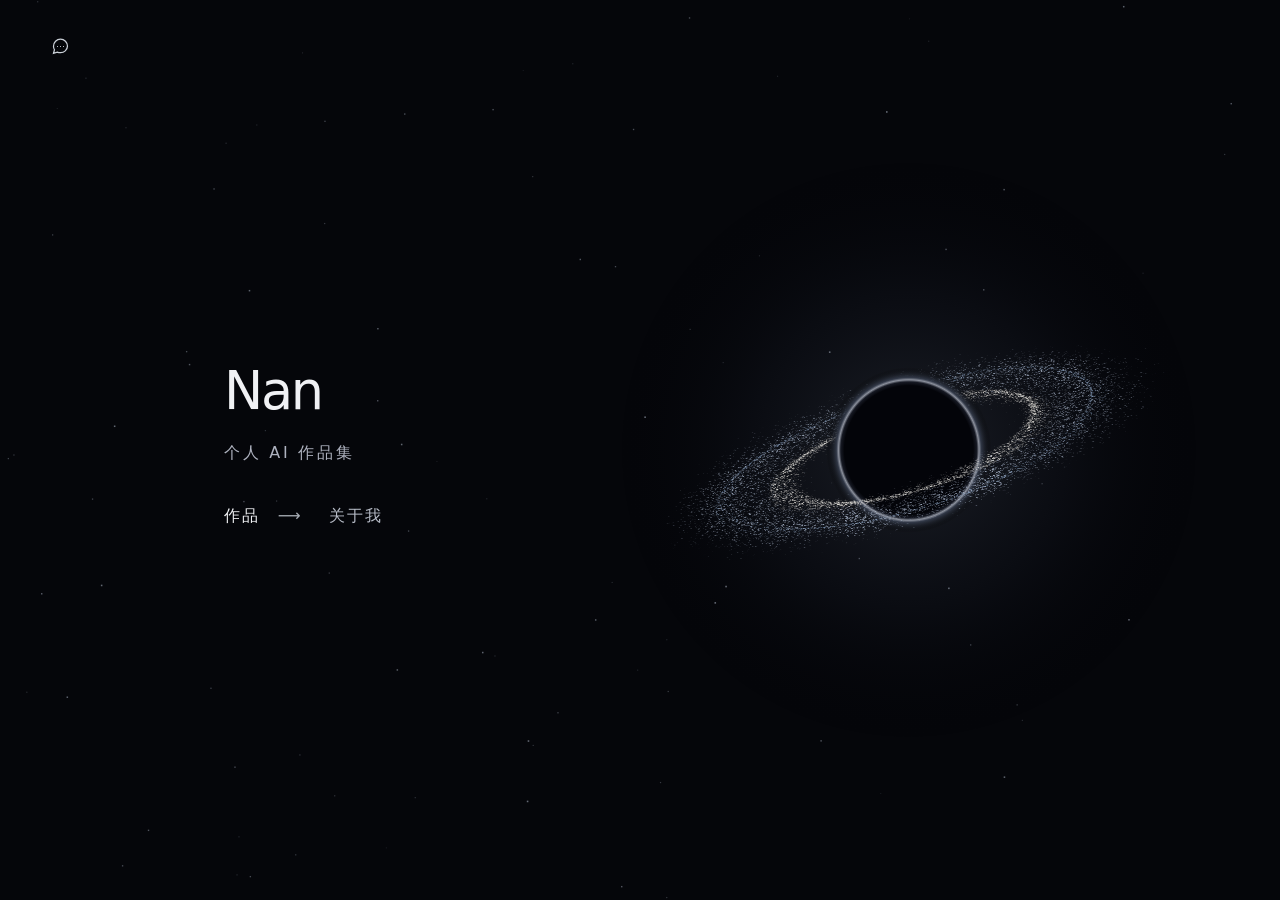
<file: pages/index.html>
<!doctype html><html lang="zh-CN"><meta charset="utf-8"><meta name="viewport" content="width=device-width, initial-scale=1"><meta name="theme-color" content="#05060a"><title>Nan · 吉他老师的 AI 作品集</title>
<link rel="canonical" href="https://nan-works-atlas.feysheep4.chatgpt.site/">
<meta property="og:type" content="website">
<meta property="og:title" content="Nan · 吉他老师的 AI 作品集">
<meta property="og:description" content="我是 Nan，一名吉他老师。这里收藏了我用 AI 做的练琴工具和动画实验。">
<meta property="og:url" content="https://nan-works-atlas.feysheep4.chatgpt.site/">
<meta property="og:image" content="https://nan-works-atlas.feysheep4.chatgpt.site/nan-social.jpg">
<meta property="og:image:width" content="1200">
<meta property="og:image:height" content="630">
<meta property="og:image:alt" content="Nan 的 AI 作品集，深色星空中的一颗银蓝色环状行星。">
<meta name="description" content="我是 Nan，一名吉他老师。这里收藏了我用 AI 做的练琴工具和动画实验。">
<meta name="twitter:card" content="summary_large_image">
<meta name="twitter:title" content="Nan · 吉他老师的 AI 作品集">
<meta name="twitter:description" content="我是 Nan，一名吉他老师。这里收藏了我用 AI 做的练琴工具和动画实验。">
<meta name="twitter:image" content="https://nan-works-atlas.feysheep4.chatgpt.site/nan-social.jpg">
<meta name="twitter:image:alt" content="Nan 的 AI 作品集，深色星空中的一颗银蓝色环状行星。">
<link rel="stylesheet" href="style.css"><body>
<canvas aria-hidden="true"></canvas>
<header><a class="contact" href="#contact" aria-label="联系与留言"><svg width="21" height="21" viewBox="0 0 24 24" fill="none" stroke="currentColor" stroke-width="1.4"><path d="M20 11.6a7.9 7.9 0 0 1-8.1 7.5 9 9 0 0 1-3.6-.7L4 19.7l1.1-4A7.1 7.1 0 0 1 4 11.6a8 8 0 0 1 16 0Z"/><path d="M8 12h1m2.5 0h1m2.5 0h1"/></svg></a><a class="homeLink" href="#home" aria-label="返回主页">← 主页</a></header>
<main><section id="home"><div class="orbit-pad" aria-hidden="true"></div><div class="intro"><h1>Nan</h1><p>个人 AI 作品集</p><a class="entry" href="#works">作品 <span>⟶</span></a><a class="entry about-entry" href="#about">关于我</a></div></section>
<section id="works" hidden><div class="inner"><h1>作品</h1><nav aria-label="作品分类"><button aria-pressed="true">全部</button><button aria-pressed="false">练琴工具</button><button aria-pressed="false">动画实验</button></nav><div class="grid"><div class="work-group"><h2>练琴工具</h2><div class="work-items"><a class="card" data-kind="练琴工具" href="https://suishou-guitar.pages.dev/"><div class="cover app-cover"><img src="guitar.png" alt=""></div><div class="caption"><strong>随手吉他</strong><small>点一下和弦，就能给自己伴奏。</small></div></a><a class="card" data-kind="练琴工具" href="https://nan-tuner.cc/"><div class="cover app-cover"><img src="tuner.png" alt=""></div><div class="caption"><strong>调音器</strong><small>给吉他调准音，再跟着节拍器练习。</small></div></a><a class="card" data-kind="练琴工具" href="https://guitar-staff-flashcards.pages.dev/#/"><div class="cover app-cover"><img src="flashcards.png" alt=""></div><div class="caption"><strong>吉他五线谱闪卡</strong><small>翻一张闪卡，认一个五线谱上的音。</small></div></a></div></div><div class="work-group"><h2>动画实验</h2><div class="work-items"><a class="card" data-kind="动画实验" href="shooting-comparison.html"><img class="cover" src="shooting-cover.jpg" alt=""><div class="caption"><strong>鹈鹕投篮 · 四模型对比</strong><small>同一道投篮题，看看四个模型怎样接球、起跳、出手。</small></div></a><a class="card" data-kind="动画实验" href="pelican-dunk.html"><img class="cover" src="pelican-cover.jpg" alt=""><div class="caption"><strong>鹈鹕扣篮</strong><small>同一道扣篮题，切换 Gemini 和 Qwen 看动作。</small></div></a><a class="card" data-kind="动画实验" href="#mars"><img class="cover" src="mars.svg" alt=""><div class="caption"><strong>火星骑行</strong><small>看鹈鹕踩着单车，穿过火星地表。</small></div></a></div></div></div></div></section>
<section id="about" hidden><div class="profile">
<h1>关于我</h1>
<div class="profile-columns">
<div class="profile-part">
<h2>外在<svg class="profile-icon" width="16" height="16" viewBox="0 0 24 24" fill="none" stroke="currentColor" stroke-width="1.8" stroke-linecap="round" stroke-linejoin="round" aria-hidden="true"><circle cx="13" cy="4" r="2"/><path d="m12 8-1.5 6"/><g class="stride"><path d="m12 8 3 4 3 1M10.5 14l3 3 2 4"/></g><g class="stride reverse"><path d="m12 8-4 2-2 4M10.5 14l-2 5-3 2"/></g></svg></h2><p class="profile-lead">一个瘦子吉他手</p><p>喜欢音乐，喜欢篮球。</p><p class="profile-stats"><span>身高 172 cm</span><span>体重 55 kg</span></p>
</div>
<div class="profile-part">
<h2>内心<svg class="profile-icon" width="16" height="16" viewBox="0 0 24 24" fill="none" stroke="currentColor" stroke-width="1.8" stroke-linecap="round" stroke-linejoin="round" aria-hidden="true"><path class="pulse" d="M12 20S3 14.4 3 8.7c0-4.7 5.9-6.4 9-1.7 3.1-4.7 9-3 9 1.7C21 14.4 12 20 12 20Z"/></svg></h2><p>在学 AI。<br>喜欢思考，不擅长表达。<br>喜欢折腾，不擅长读书。</p>
</div>
</div><a class="profile-works" href="#works">看我的作品 <span aria-hidden="true">→</span></a></div></section>
<section id="contact" hidden><div class="message-panel"><h1>联系</h1><div class="actions"><a href="https://nan-works-atlas.feysheep4.chatgpt.site/#contact">给我留言 ↗</a><a href="https://github.com/chenguangnanlove-glitch">GitHub ↗</a></div></div></section><section id="mars" hidden><div class="inner viewer"><h1>火星骑行</h1><img src="mars.svg" alt="火星上的鹈鹕骑车动画"></div></section></main><script src="app.js"></script></body></html>
</file>
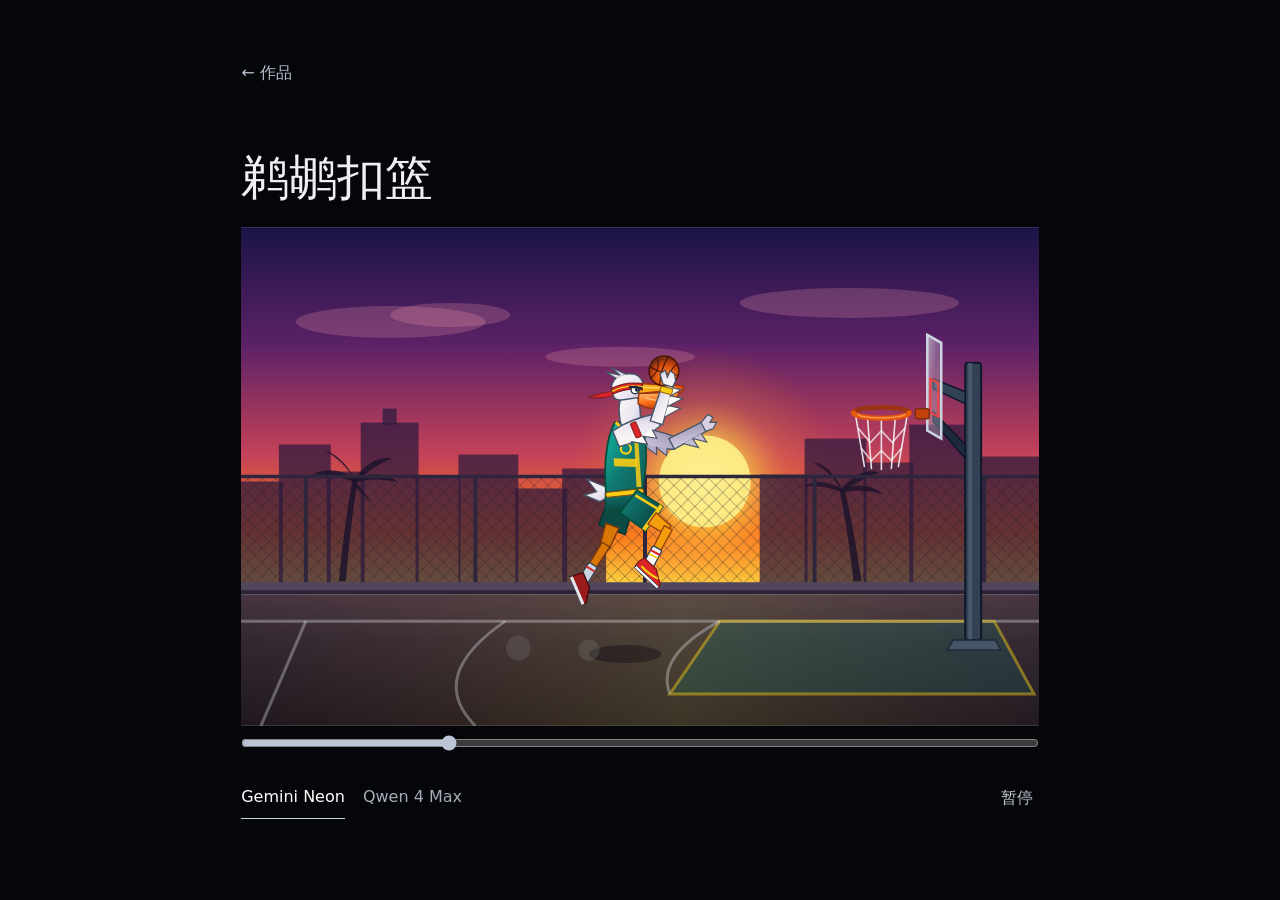
<file: pages/pelican-dunk.html>
<!doctype html>
<html lang="zh-CN">
<head>
<meta charset="utf-8">
<meta name="viewport" content="width=device-width, initial-scale=1">
<title>鹈鹕扣篮 · Nan 的 AI 实验</title>
<meta property="og:title" content="鹈鹕扣篮 · Nan 的 AI 实验">
<meta property="og:description" content="同一道扣篮题，切换 Gemini 和 Qwen 看动作。">
<meta property="og:image" content="https://nan-works-atlas.feysheep4.chatgpt.site/pelican-cover.jpg">
<meta name="twitter:card" content="summary_large_image">
<style>
*{box-sizing:border-box}html{color-scheme:dark;background:#05060a;color:#eff0f4;font:16px/1.6 system-ui,sans-serif}
body{max-width:900px;margin:auto;padding:clamp(16px,4vw,52px)}
a{color:#b7bfcd;text-decoration:none;display:inline-flex;align-items:center;min-height:44px}
h1{font-size:clamp(28px,5vw,48px);line-height:1.2;font-weight:450;margin:clamp(24px,6vh,64px) 0 20px}
iframe{border:0;pointer-events:none;display:block;width:100%;aspect-ratio:8/5;height:auto;object-fit:contain;background:#15111c}
fieldset{margin:14px 0;padding:0;border:0;display:flex;gap:18px;flex-wrap:wrap}
label{position:relative;cursor:pointer}input[type="radio"]{position:absolute;opacity:0}
span{display:inline-flex;align-items:center;min-height:44px;color:#a6acb8;border-bottom:1px solid transparent}
input:checked+span{color:white;border-color:#cdd2da}
input:focus-visible+span{outline:2px solid white;outline-offset:3px}
.controls{display:flex;align-items:center;justify-content:space-between;flex-wrap:wrap;gap:0 16px}
button{background:none;color:#bdc2cb;border:0;font:inherit;min-height:44px;cursor:pointer;padding:0 6px}
button:disabled{opacity:.4}
#seek{display:block;width:100%;height:36px;margin:0;accent-color:#bcc5d6;cursor:pointer}
</style>
</head>
<body>
<a href="/#works">← 作品</a><main><h1>鹈鹕扣篮</h1>
<iframe id="scene" title="Gemini Neon 生成的鹈鹕扣篮动画" sandbox="allow-same-origin" tabindex="-1"></iframe>
<input id="seek" type="range" aria-label="动画进度" min="0" max="100" step="0.1" value="0" disabled>
<div class="controls">
<fieldset aria-label="选择模型">
<label><input type="radio" name="model" value="0" checked><span>Gemini Neon</span></label>
<label><input type="radio" name="model" value="1"><span>Qwen 4 Max</span></label>
</fieldset><button id="play" type="button" disabled>暂停</button></div><button id="copy" type="button" hidden>复制此刻链接</button>
<small id="notice" role="status"></small>
<input id="manual" hidden readonly aria-label="此刻链接" style="width:100%">
</main>
<script>
const models = ['Gemini Neon', 'Qwen 4 Max'];
const scene = document.getElementById('scene');
const play = document.getElementById('play');
const seek = document.getElementById('seek');
const periods = [3.6, 4];
let active = -1;
let progress = 0;
let paused = matchMedia('(prefers-reduced-motion: reduce)').matches;
let animation = null;

const copy = document.getElementById('copy');
const notice = document.getElementById('notice');
const manual = document.getElementById('manual');
const modelKeys = ['gemini', 'qwen'];
const params = new URLSearchParams(location.search);
const sharedModel = modelKeys.indexOf(params.get('model'));
const percent = params.get('at');
if (sharedModel >= 0 && percent !== null && percent.trim() !== '' && Number.isFinite(Number(percent)) && Number(percent) >= 0 && Number(percent) <= 100) {
  document.querySelectorAll('input[name=model]')[sharedModel].checked = true;
  progress = Number(percent) / 100;
  paused = true;
}
function updateShare() {
  copy.hidden = !paused || !animation;
  notice.textContent = '';
  manual.hidden = true;
}
copy.addEventListener('click', async () => {
  const link = new URL(location.pathname, location.origin);
  link.searchParams.set('model', modelKeys[active]);
  link.searchParams.set('at', String(Math.round(progress * 1000) / 10));
  try {
    await navigator.clipboard.writeText(link.href);
    notice.textContent = '已复制';
  } catch {
    manual.value = link.href;
    manual.hidden = false;
    manual.select();
    notice.textContent = '可长按复制链接';
  }
});
function showModel() {
  const selected = Number(document.querySelector('input[name=model]:checked').value);
  if (selected === active) return;
  if (animation && !paused) progress = (animation.getCurrentTime() % periods[active]) / periods[active];
  active = selected;
  animation = null;
  updateShare();
  play.disabled = seek.disabled = true;
  scene.title = models[selected] + ' 生成的鹈鹕扣篮动画';
  scene.src = 'dunk-' + selected + '.svg';
}
scene.addEventListener('load', () => {
  const doc = scene.contentDocument;
  if (!doc || doc.URL !== scene.src || doc.documentElement.localName !== 'svg') return;
  animation = doc.documentElement;
  animation.style.width = '100%';
  animation.style.height = '100%';
  animation.style.display = 'block';
  animation.setCurrentTime(Math.min(progress, .99999) * periods[active]);
  if (paused) animation.pauseAnimations();
  play.disabled = seek.disabled = false;
  seek.value = progress * 100;
  updateShare();
});
play.textContent = paused ? '播放' : '暂停';
play.addEventListener('click', () => {
  if (!animation) return;
  paused = !paused;
  if (paused) {
    animation.pauseAnimations();
    progress = (animation.getCurrentTime() % periods[active]) / periods[active];
    seek.value = progress * 100;
  }
  else animation.unpauseAnimations();
  updateShare();
  play.textContent = paused ? '播放' : '暂停';
});
seek.addEventListener('input', () => {
  if (!animation) return;
  paused = true;
  animation.pauseAnimations();
  play.textContent = '播放';
  progress = seek.valueAsNumber / 100;
  updateShare();
  animation.setCurrentTime(Math.min(progress, .99999) * periods[active]);
});
function updateProgress() {
  if (animation && !paused) seek.value = 100 * (animation.getCurrentTime() % periods[active]) / periods[active];
}
setInterval(updateProgress, 80);
document.querySelector('fieldset').addEventListener('change', showModel);
window.addEventListener('pageshow', showModel);
showModel();
</script>
</body></html>
</file>
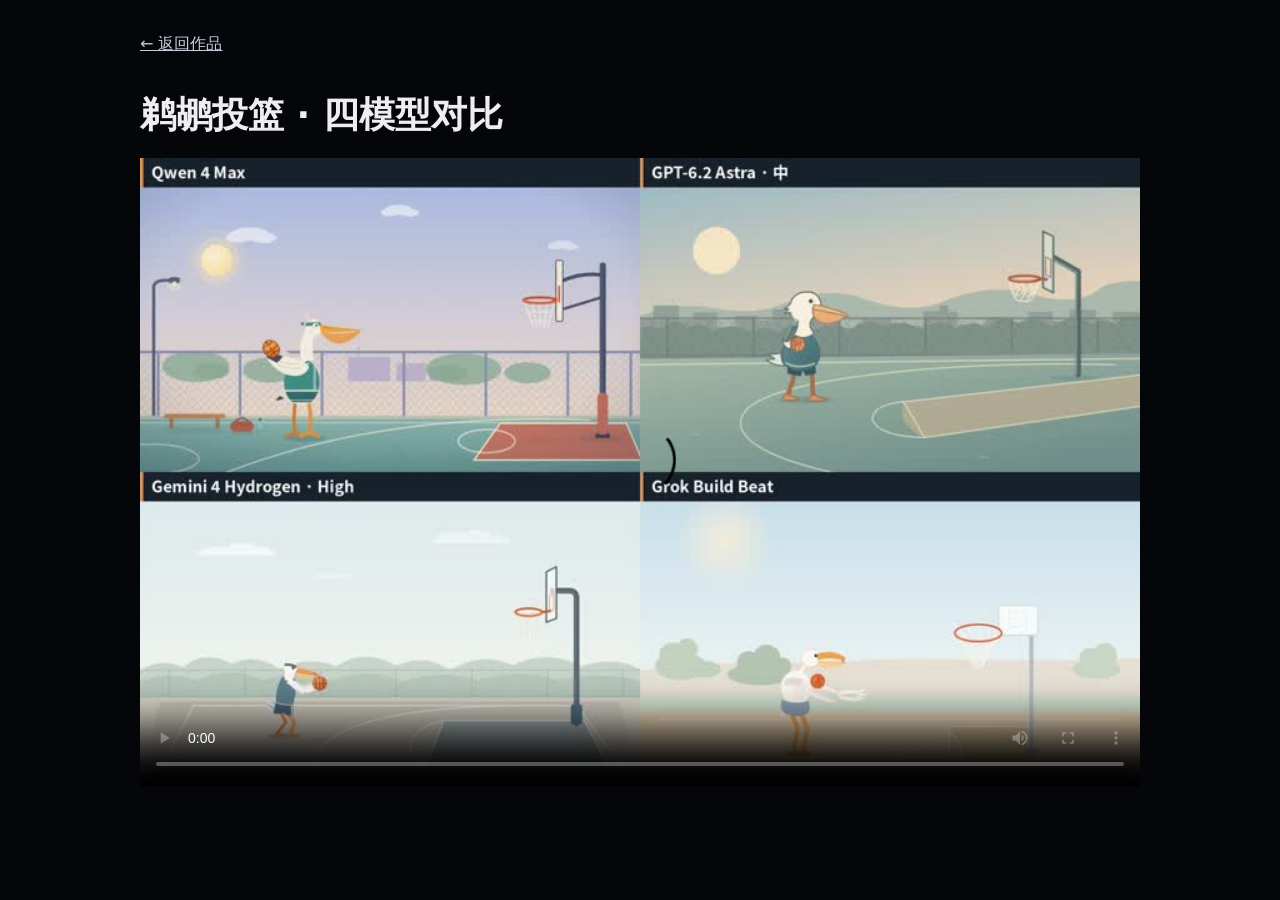
<file: pages/shooting-comparison.html>
<!doctype html><html lang="zh-CN"><meta charset="utf-8"><meta name="viewport" content="width=device-width,initial-scale=1"><title>鹈鹕投篮 · 四模型对比 | Nan</title><style>*{box-sizing:border-box}body{margin:0;background:#05060a;color:#ededf2;font:16px/1.5 system-ui,sans-serif}main{width:min(100% - 32px,1000px);margin:32px auto}a{color:#c7cfdb}h1{margin:32px 0 16px;font-size:clamp(22px,4vw,36px)}video{display:block;width:100%;max-height:75vh;object-fit:contain;background:#090a10}</style><main><a href="index.html#works">← 返回作品</a><h1>鹈鹕投篮 · 四模型对比</h1><video controls playsinline loop preload="metadata" poster="shooting-cover.jpg" aria-label="鹈鹕投篮四模型对比视频" src="shooting-comparison.mp4"></video></main></html>
</file>
<file: pages/style.css>
*{box-sizing:border-box}html{color-scheme:dark}body{margin:0;background:#05060a;color:#f0f1f4;font:16px/1.6 system-ui,sans-serif}a{color:inherit;text-decoration:none}canvas{position:fixed;inset:0;width:100%;height:100%;pointer-events:none;transition:opacity .55s}body.sub canvas{opacity:.2}header{position:absolute;top:24px;left:3%;z-index:2}.contact,.homeLink{min-width:44px;min-height:44px;display:inline-flex;align-items:center;justify-content:center;color:#cbd0d8}.homeLink,body.sub .contact{display:none}body.sub .homeLink{display:inline-flex}main{position:relative;pointer-events:none}main a,main button{pointer-events:auto}section{min-height:100svh;display:grid;align-items:center}section[hidden],.card[hidden]{display:none}.intro,.inner{margin-left:17.5vw}.intro h1{font-size:clamp(44px,4.1vw,72px);font-weight:450;line-height:1.05;letter-spacing:-.045em;margin:0}.intro p{color:#aeb2bf;letter-spacing:.17em;margin:22px 0 0}.entry{display:inline-flex;align-items:center;gap:18px;min-height:44px;margin-top:28px;letter-spacing:.12em}.entry span{color:#a8adb5;transition:transform .3s}.entry:hover span{transform:translateX(5px)}.inner{width:min(72vw,1000px);padding:95px 0}.inner h1{font-weight:450;font-size:42px;margin:0}nav{display:flex;gap:24px;margin:22px 0 30px}button{border:0;border-bottom:1px solid transparent;background:none;color:#999fab;font:inherit;cursor:pointer;padding:8px 0}button[aria-pressed=true]{border-color:#eee;color:#fff}.grid{display:grid;grid-template-columns:repeat(2,minmax(0,1fr));gap:32px}.cover{width:100%;aspect-ratio:16/9;object-fit:cover;display:block}.card strong{display:block;font-weight:500;margin-top:10px}.card small{color:#959aa6}.strings{background:radial-gradient(ellipse at 80% 60%,#382e26,#101115 72%);position:relative;overflow:hidden;display:flex;flex-direction:column;justify-content:center;gap:7%}.strings i{display:block;height:1px;width:120%;background:linear-gradient(90deg,#51483e,#dbc3a4,#534233);transform:rotate(-14deg) translateX(-5%)}:focus-visible{outline:2px solid #aaaed3;outline-offset:4px}
@media(max-width:650px){.intro,.inner{margin-left:8vw}.inner{width:84vw}.grid{grid-template-columns:1fr;gap:25px}header{top:12px;left:4%}.intro h1{font-size:46px}#works{align-items:start}}@media(prefers-reduced-motion:reduce){*{transition:none!important}}
.viewer img{display:block;width:100%;max-height:72svh;object-fit:contain;margin-top:20px;background:#101116}.viewer{padding-block:84px}.card:focus-visible,.card:hover{color:white}.homeLink{padding-inline:6px}.cover{border-radius:2px}.inner nav button{min-height:44px}
.orbit-pad{position:absolute;left:48%;top:23svh;width:48%;height:54svh;touch-action:none;pointer-events:auto;cursor:grab}.orbit-pad:active{cursor:grabbing}#home .intro{position:relative;width:fit-content}@media(max-width:650px){.orbit-pad{left:28%;top:15svh;width:72%;height:30svh}}
.app-cover{display:grid;place-items:center;background:radial-gradient(ellipse at 50% 58%,#222930,#111418 72%)}.app-cover img{width:clamp(64px,22%,96px);height:auto;border-radius:20%;box-shadow:0 6px 26px #0004}

.about-entry{margin-inline-start:26px;color:#b6bbc6}
body:has(#contact:not([hidden])) canvas{opacity:.78}
#contact{padding:76px 5vw;align-items:start;min-height:100svh}.message-panel{pointer-events:auto;width:min(100%,430px);padding:26px;background:#0d0f14ed;border:1px solid #303139;border-radius:14px;box-shadow:0 20px 80px #0007}.message-panel h1{margin:0 0 20px;font-size:27px;font-weight:450}.message-panel label{display:block;color:#c0c1c8;font-size:15px}.message-panel textarea{font:inherit;color:inherit;background:#090a0e;width:100%;border:1px solid #34353e;border-radius:8px;resize:vertical;margin:8px 0 12px;padding:12px}.actions{display:flex;align-items:center;justify-content:space-between}.actions a{font-size:14px;color:#afb1bd}.actions button{background:#dedfe5;color:#14151a;border-radius:20px;padding:8px 20px}.actions button:disabled{opacity:.55}.message-panel p:empty{display:none}#inbox{margin-top:20px;border-top:1px solid #333;padding-top:16px}#inbox summary{cursor:pointer}#inbox ul{list-style:none;padding:0}#inbox li{white-space:pre-wrap;overflow-wrap:anywhere;border-top:1px solid #26272c;padding:12px 0}#inbox time{display:block;color:#a3a4ad;font-size:13px}
#works .card{min-width:0}
.caption small{display:block;font-size:.9rem;line-height:1.55;margin-top:3px}
@media(max-width:650px){
  #works .inner{width:88vw;margin-inline:6vw;padding-block:76px 32px}
  #works .inner h1{font-size:34px}
  #works nav{margin:12px 0 8px}
  #works .grid{gap:0}
  #works .card{display:grid;grid-template-columns:clamp(64px,20vw,88px) minmax(0,1fr);gap:16px;align-items:center;padding:15px 0;border-top:1px solid #292b33}
  #works .card[hidden]{display:none}
  #works .cover{width:100%;aspect-ratio:1;border-radius:8px}
  #works img.cover{object-fit:contain;background:#201a19}
  #works .app-cover img{width:64%;box-shadow:none}
  #works .caption strong{margin:0;font-size:17px}
}


.profile{width:min(76vw,900px);margin-inline:auto;padding-block:96px}
.profile h1{font-size:clamp(38px,5vw,66px);line-height:1.12;font-weight:400;letter-spacing:-.055em;margin:0 0 clamp(32px,6vh,60px)}
.profile-columns{display:grid;grid-template-columns:1fr 1fr;gap:clamp(28px,7vw,92px)}
.profile-part{border-top:1px solid #474a53;padding-top:18px}
.profile-part h2{margin:0;color:#a5aab6;font-size:14px;letter-spacing:.12em;font-weight:450}

.profile-part{display:flow-root}

.profile-part p{margin:12px 0 0;font-size:clamp(15px,1.2vw,18px);line-height:1.9;color:#d2d4db;text-wrap:pretty}
@media(max-width:850px){
  .profile{width:min(84vw,540px);padding-block:84px 48px}
  .profile-columns{grid-template-columns:1fr;gap:24px}
  .profile-part{padding-top:14px}
  .profile-part + .profile-part{border-top:0;padding-top:0}

}

.profile-part h2{display:flex;align-items:center;gap:6px}
.profile-icon{flex:none;overflow:visible}
@media(prefers-reduced-motion:no-preference){
  #about:not([hidden]) .pulse{transform-origin:12px 12px;animation:heartbeat 1.9s ease-in-out infinite}
  #about:not([hidden]) .stride{transform-origin:11px 11px;animation:walk .92s ease-in-out infinite alternate}
  #about:not([hidden]) .reverse{animation-direction:alternate-reverse}
}
@keyframes heartbeat{0%,45%,100%{transform:scale(1)}12%{transform:scale(1.12)}24%{transform:scale(1.02)}34%{transform:scale(1.07)}}
@keyframes walk{from{transform:rotate(-10deg)}to{transform:rotate(12deg)}}

.profile-part .profile-lead{font-size:clamp(23px,2vw,30px);line-height:1.4;color:#eff0f3}
.profile-lead + p{margin-top:5px}
.profile-part .profile-stats{display:flex;flex-wrap:wrap;gap:4px 18px;font-size:13px;color:#a5aab6;font-variant-numeric:tabular-nums}

.profile-works{display:inline-flex;align-items:center;gap:12px;min-height:44px;margin-top:24px;color:#bbc2cf;font-size:15px}
.profile-works:hover,.profile-works:focus-visible{color:#fff}

#works .grid{display:block}
.work-group + .work-group{margin-top:36px}
.work-group h2{margin:0 0 14px;color:#b5bac4;font-size:15px;font-weight:500;letter-spacing:.08em}
.work-items{display:grid;grid-template-columns:repeat(2,minmax(0,1fr));gap:28px 32px}
.work-group:has(.card):not(:has(.card:not([hidden]))){display:none}
#works:has(nav button:not(:first-child)[aria-pressed="true"]) .work-group{margin-top:0}
#works:has(nav button:not(:first-child)[aria-pressed="true"]) .work-group h2{display:none}
@media(max-width:650px){
  .work-items{display:block}
  .work-group h2{margin:18px 0 8px}
  .work-group + .work-group{margin-top:26px}
}
</file>
